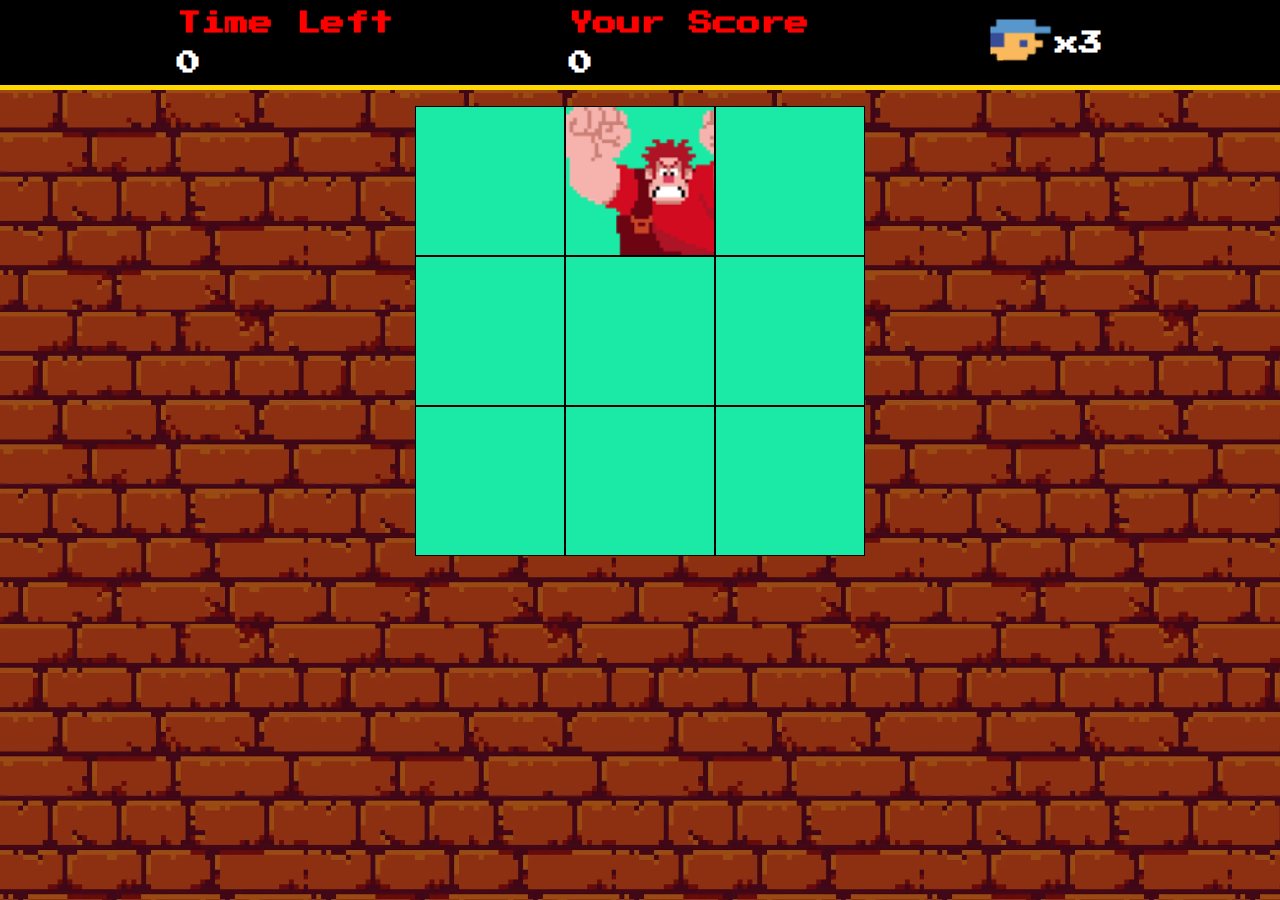
<file: POTENCIA_TECH_IFOOD/desafio-game-detona-ralph/index.html>
<!DOCTYPE html>
<html lang="pt-br">

<head>

  <!-- settings -->
  <meta charset="UTF-8">
  <meta name="viewport" content="width=device-width, initial-scale=1.0">
  <title>Detona Ralph</title>

  <!-- fonts -->
  <link rel="preconnect" href="https://fonts.googleapis.com">
  <link rel="preconnect" href="https://fonts.gstatic.com" crossorigin>
  <link href="https://fonts.googleapis.com/css2?family=Bebas+Neue&family=Press+Start+2P&display=swap" rel="stylesheet">

  <!-- styles -->
  <link rel="stylesheet" href="./src/styles/reset.css">
  <link rel="stylesheet" href="./src/styles/main.css">
</head>

<body>

  <div class="container">
    <div class="menu">
      <div class="menu-time">
        <h2 style="color: red;">Time Left</h2>
        <h2 id="time-left">0</h2>
      </div>
      <div class="menu-score">
        <h2 style="color: red;">Your Score</h2>
        <h2 id="score">0</h2>
      </div>
      <div class="menu-lives">
        <img src="./src/images/player.png" alt="foto do jogador" height="60px" />
        <h2>x3</h2>
      </div>
    </div>

    <div class="panel">
      <div class="panel-row">
        <div class="square " id="1"></div>
        <div class="square" id="2"></div>
        <div class="square" id="3"></div>
      </div>

      <div class="panel-row">
        <div class="square enemy" id="4"></div>
        <div class="square" id="5"></div>
        <div class="square" id="6"></div>
      </div>

      <div class="panel-row">
        <div class="square" id="7"></div>
        <div class="square" id="8"></div>
        <div class="square" id="9"></div>
      </div>
    </div>
  </div>

  <script defer src="./src/scripts/engine.js"></script>
</body>

</html>
</file>
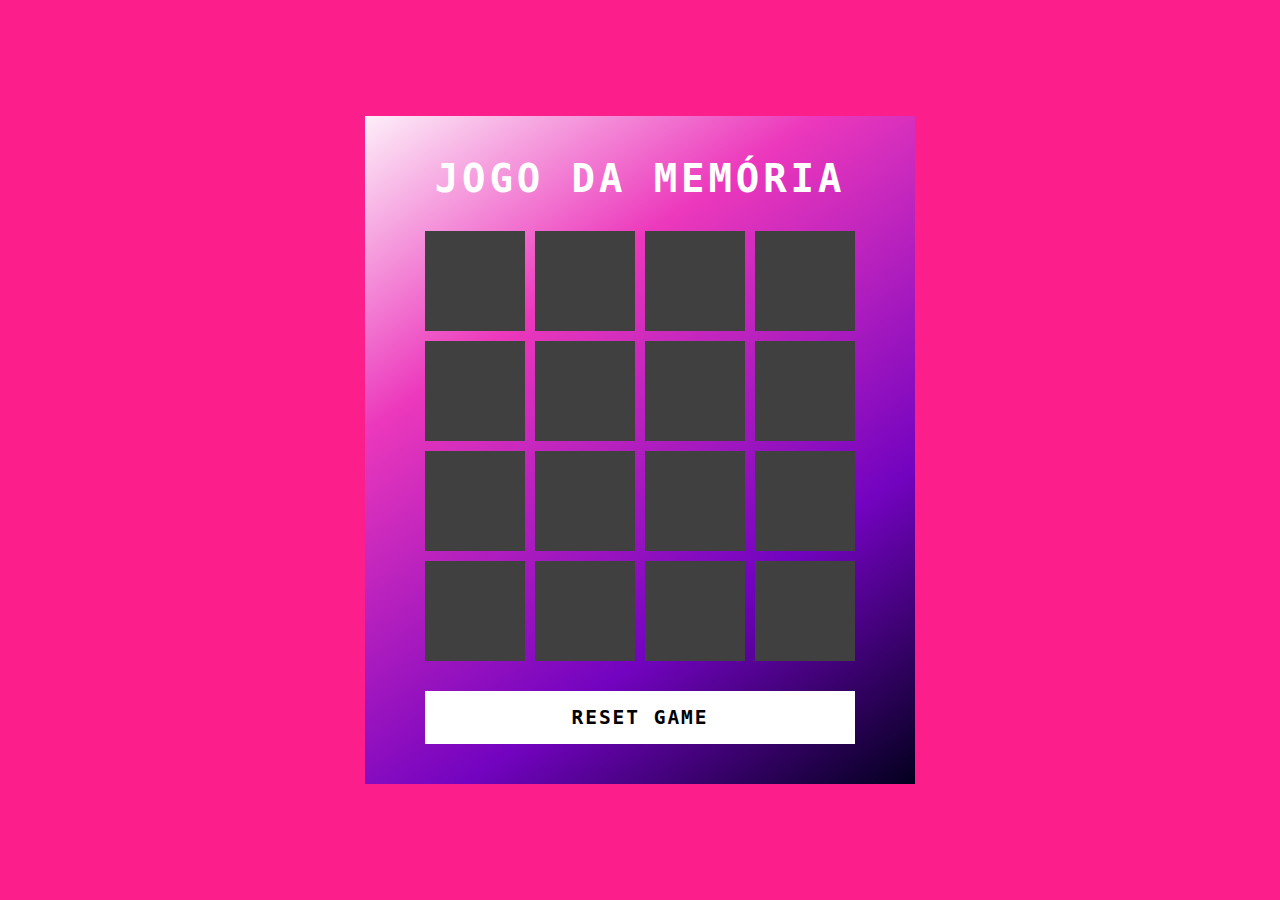
<file: POTENCIA_TECH_IFOOD/desafio-game-emoji-memory-game/index.html>
<!DOCTYPE html>
<html lang="pt-br">

<head>
  <meta charset="UTF-8">
  <meta name="viewport" content="width=device-width, initial-scale=1.0">
  <title>Jogo Da Memória</title>
  <link rel="stylesheet" href="./src/styles/reset.css">
  <link rel="stylesheet" href="./src/styles/main.css">
</head>

<body>
  <div class="container">
    <h2>JOGO DA MEMÓRIA</h2>
    <div class="game"></div>
    <button class="reset" onclick="window.location.reload()">RESET GAME</button>
  </div>

  <script src="./src/scripts/engine.js" defer></script>
</body>

</html>
</file>
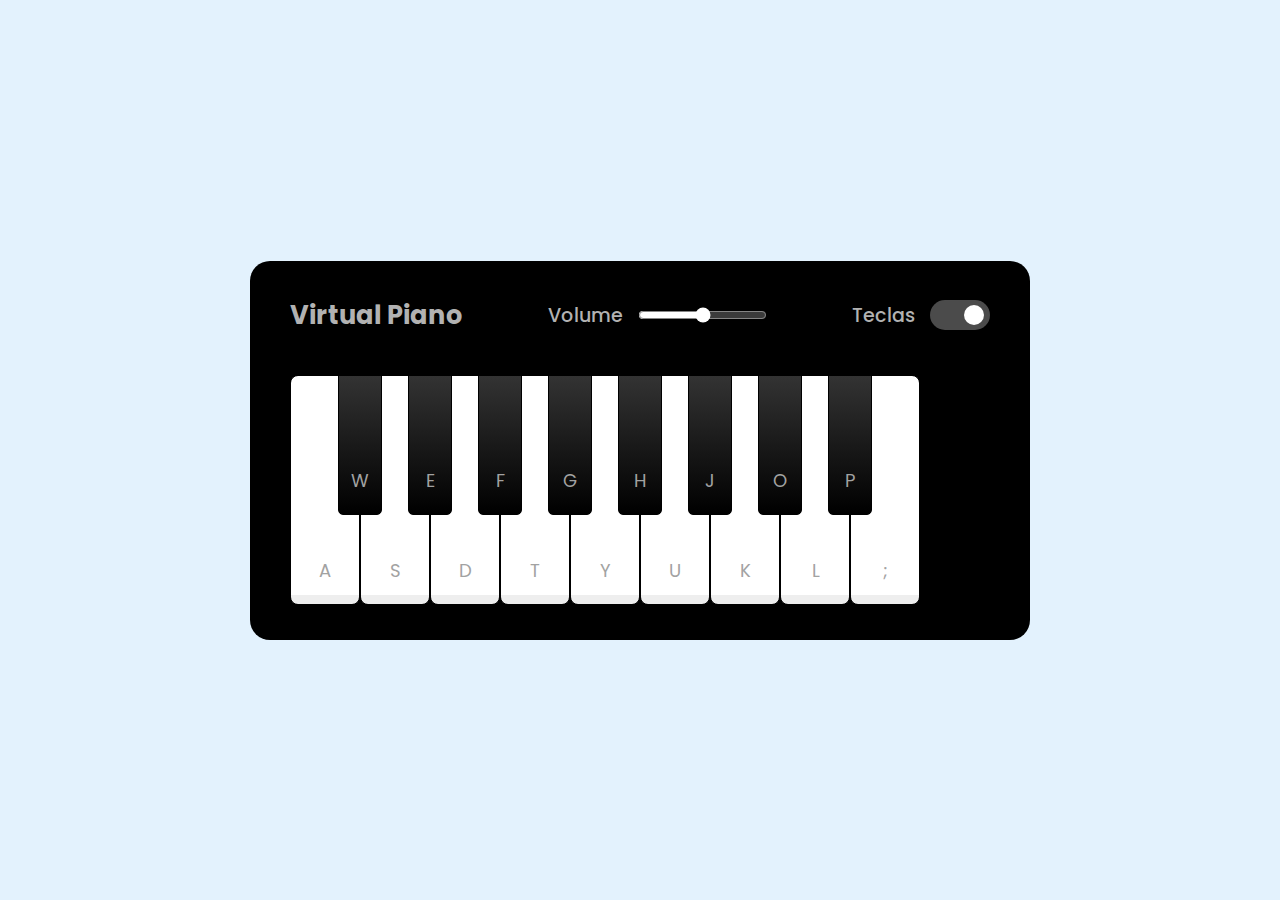
<file: POTENCIA_TECH_IFOOD/desafio-game-music-keyboard-virtual/index.html>
<!DOCTYPE html>
<html lang="pt-br">

<head>
  <meta charset="UTF-8">
  <meta name="viewport" content="width=device-width, initial-scale=1.0">
  <title>Piano Simulator</title>

  <!-- styles -->
  <link rel="stylesheet" href="./src/styles/reset.css">
  <link rel="stylesheet" href="./src/styles/main.css">

  <!-- fonts -->
  <link rel="preconnect" href="https://fonts.googleapis.com">
  <link rel="preconnect" href="https://fonts.gstatic.com" crossorigin>
  <link
    href="https://fonts.googleapis.com/css2?family=Poppins:ital,wght@0,100;0,200;0,400;0,700;1,100;1,200;1,300;1,400&display=swap"
    rel="stylesheet">
</head>

<body>
  <div class="container">
    <header>
      <h2>Virtual Piano</h2>
      <div class="column volume-slider">
        <span>Volume</span> <input type="range" min="0" max="1" value="0.5" step="any">
      </div>
      <div class="column keys-check">
        <span>Teclas</span> <input type="checkbox" checked>
      </div>
    </header>
    <ul class="piano-keys">
      <li class="key white" data-key="a"><span>a</span></li>
      <li class="key black" data-key="w"><span>w</span></li>
      <li class="key white" data-key="s"><span>s</span></li>
      <li class="key black" data-key="e"><span>e</span></li>
      <li class="key white" data-key="d"><span>d</span></li>
      <li class="key black" data-key="f"><span>f</span></li>
      <li class="key white" data-key="t"><span>t</span></li>
      <li class="key black" data-key="g"><span>g</span></li>
      <li class="key white" data-key="y"><span>y</span></li>
      <li class="key black" data-key="h"><span>h</span></li>
      <li class="key white" data-key="u"><span>u</span></li>
      <li class="key black" data-key="j"><span>j</span></li>
      <li class="key white" data-key="k"><span>k</span></li>
      <li class="key black" data-key="o"><span>o</span></li>
      <li class="key white" data-key="l"><span>l</span></li>
      <li class="key black" data-key="p"><span>p</span></li>
      <li class="key white" data-key=";"><span>;</span></li>
    </ul>
  </div>

  <script src="./src/scripts/engine.js" defer></script>
</body>

</html>
</file>
<file: POTENCIA_TECH_IFOOD/desafio-game-detona-ralph/src/styles/main.css>
.container {
  display: flex;
  flex-direction: column;
  height: 100vh;
  background-image: url("../images/wall.png");
}

.menu {
  display: flex;
  justify-content: space-evenly;
  align-items: center;

  height: 90px;
  width: 100%;
  background-color: #000000;
  color: #ffffff;
  border-bottom: 5px solid #ffd700;
}

.panel {
  margin-top: 1rem;
  display: flex;
  align-items: center;
  justify-content: center;
}

.square {
  height: 150px;
  width: 150px;
  border: 1px solid #000000;
  background-color: #1aeaa5;
}

.enemy {
  background-image: url("../images/ralph.png");
  background-size: cover;
}

.menu-lives {
  display: flex;
  align-items: center;
  justify-content: center;
}

.menu-time h2:nth-child(2),
.menu-score h2:nth-child(2) {
  margin-top: 1rem;
}
</file>
<file: POTENCIA_TECH_IFOOD/desafio-game-emoji-memory-game/src/styles/main.css>
body {
  display: flex;
  justify-content: center;
  align-items: center;
  min-height: 100vh;
  background: #fc1e8a;
  user-select: none;
}

.container {
  position: relative;
  display: flex;
  flex-direction: column;
  justify-content: center;
  align-items: center;
  gap: 30px;
  background: linear-gradient(
    325deg,
    #03001e 0%,
    #7303c0 30%,
    #ec38bc 70%,
    #fdeff9 100%
  );
  padding: 40px 60px;
}

h2 {
  font-size: 3em;
  color: #fff;
  text-transform: uppercase;
  letter-spacing: 0.1em;
}

.reset {
  padding: 15px 20px;
  width: 100%;
  color: #000;
  background-color: #fff;
  border: none;
  font-size: 1.5em;
  letter-spacing: 0.1em;
  text-transform: uppercase;
  cursor: pointer;
  font-weight: 600;
}

.reset:focus {
  color: #ec38bc;
  background-color: #262809;
}

.game {
  width: 430px;
  height: 430px;
  display: flex;
  flex-wrap: wrap;
  gap: 10px;
  transform-style: preserve-3d;
  perspective: 500px;
}

.item {
  position: relative;
  width: 100px;
  height: 100px;
  display: flex;
  align-items: center;
  justify-content: center;
  background-color: #fff;

  font-size: 3em;
  transform: rotateY(180deg);
  transition: 0.25s;
}

.item::after {
  content: "";
  position: absolute;
  inset: 0;
  background: #404040;
  /* opacity: 0.85; */
  transition: 0.25s;
  transform: rotateY(0deg);
  backface-visibility: hidden;
}

.item.boxOpen {
  transform: rotateY(0deg);
}

.boxOpen::after,
.boxMatch::after {
  transform: rotateY(180deg);
}
</file>
<file: POTENCIA_TECH_IFOOD/desafio-game-music-keyboard-virtual/src/styles/main.css>
body {
  display: flex;
  align-items: center;
  justify-content: center;
  min-height: 100vh;
  background-color: #e3f2fd;
  color: #fff;
}

.container {
  width: 780px;
  border-radius: 20px;
  padding: 35px 40px;
  background-color: black;
}

.container header {
  color: #b2b2b2;
  display: flex;
  align-items: center;
  justify-content: space-between;
}

header h2 {
  font-size: 1.6rem;
}

header .column {
  display: flex;
  align-items: center;
}

header .column span {
  font-weight: 500;
  margin-right: 15px;
  font-size: 1.19rem;
}

.volume-slider input {
  accent-color: #fff;
}

.keys-check input {
  width: 60px;
  height: 30px;
  appearance: none;
  border-radius: 30px;
  background-color: #4b4b4b;
  cursor: pointer;
  position: relative;
}

.keys-check input::before {
  content: "";
  height: 20px;
  width: 20px;
  background-color: #8c8c8c;
  top: 50%;
  left: 0.3rem;
  border-radius: inherit;
  position: absolute;
  transform: translateY(-50%);
  transition: all 0.3s ease;
}

.keys-check input:checked::before {
  left: 2.1rem;
  background-color: #fff;
}

.piano-keys {
  display: flex;
  margin-top: 40px;
}
.piano-keys .key {
  cursor: pointer;
  user-select: none;
  list-style: none;
  color: #a2a2a2;
  position: relative;
  text-transform: uppercase;
}

.piano-keys .white {
  width: 70px;
  height: 230px;
  border: 1px solid black;
  border-radius: 8px;
  background: linear-gradient(#fff 96%, #eee 4%);
}

.piano-keys .black {
  width: 44px;
  height: 140px;
  z-index: 2;
  margin: 0 -22px 0 -22px;
  border: 1px solid black;
  border-radius: 0 0 5px 5px;
  background: linear-gradient(#333, #000);
}

.piano-keys span {
  position: absolute;
  bottom: 20px;
  width: 100%;
  text-align: center;
  font-size: 1.13rem;
}

.piano-keys .white.active {
  box-shadow: inset -5px 5px 20px rgba(0, 0, 0, 0.2);
  background: linear-gradient(to bottom #fff 0%, #eee 100%);
}

.piano-keys .black.active {
  box-shadow: inset -5px 5px 10px rgba(255, 255, 255, 0.1);
  background: linear-gradient(to bottom #000, #434343);
}

.piano-keys .key.hide span {
  display: none;
}
</file>
